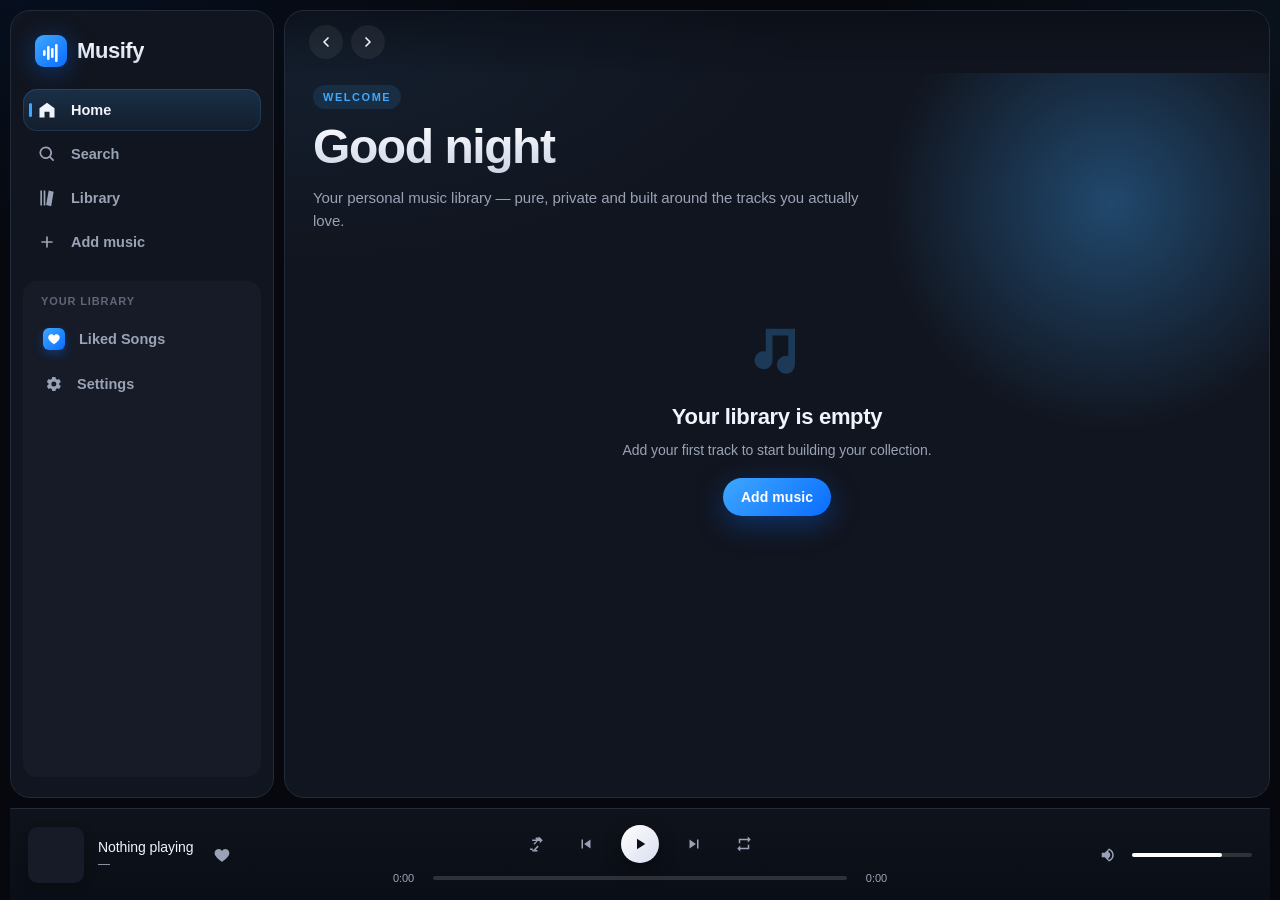
<file: index.html>
<!DOCTYPE html>
<html lang="en">
<head>
<meta charset="UTF-8" />
<meta name="viewport" content="width=device-width, initial-scale=1.0, viewport-fit=cover" />
<meta name="theme-color" content="#0a0e16" />
<title>Musify — Your sound, your way</title>
<link rel="icon" href="assets/favicon.svg" type="image/svg+xml" />
<link rel="stylesheet" href="style.css" />
</head>
<body>
<div class="app">

  <aside class="sidebar" aria-label="Primary">
    <div class="brand">
      <svg class="brand-mark" viewBox="0 0 32 32" aria-hidden="true">
        <defs>
          <linearGradient id="brandGrad" x1="0" y1="0" x2="1" y2="1">
            <stop offset="0%" stop-color="#3ea8ff"/>
            <stop offset="100%" stop-color="#0a6cff"/>
          </linearGradient>
        </defs>
        <rect width="32" height="32" rx="9" fill="url(#brandGrad)"/>
        <rect x="8"  y="15" width="2.6" height="6"  rx="1.3" fill="#fff"/>
        <rect x="12" y="11" width="2.6" height="14" rx="1.3" fill="#fff"/>
        <rect x="16" y="13" width="2.6" height="10" rx="1.3" fill="#fff"/>
        <rect x="20" y="9"  width="2.6" height="18" rx="1.3" fill="#fff"/>
      </svg>
      <span class="brand-name">Musify</span>
    </div>

    <nav class="nav" aria-label="Main navigation">
      <button class="nav-item active" data-view="home">
        <svg viewBox="0 0 24 24" aria-hidden="true"><path d="M12 3.2 3 10v11h6v-7h6v7h6V10z"/></svg>
        <span data-i18n="nav.home">Home</span>
      </button>
      <button class="nav-item" data-view="search">
        <svg viewBox="0 0 24 24" aria-hidden="true"><path d="M10.5 3a7.5 7.5 0 0 1 5.95 12.05l4.25 4.25-1.41 1.41-4.25-4.25A7.5 7.5 0 1 1 10.5 3zm0 2a5.5 5.5 0 1 0 0 11 5.5 5.5 0 0 0 0-11z"/></svg>
        <span data-i18n="nav.search">Search</span>
      </button>
      <button class="nav-item" data-view="library">
        <svg viewBox="0 0 24 24" aria-hidden="true"><path d="M4 3h2v18H4zM8 3h2v18H8zM14 3l6 1.5L17 22l-6-1.5z"/></svg>
        <span data-i18n="nav.library">Library</span>
      </button>
      <button class="nav-item" data-view="add">
        <svg viewBox="0 0 24 24" aria-hidden="true"><path d="M12 5a1 1 0 0 1 1 1v5h5a1 1 0 1 1 0 2h-5v5a1 1 0 1 1-2 0v-5H6a1 1 0 1 1 0-2h5V6a1 1 0 0 1 1-1z"/></svg>
        <span data-i18n="nav.add">Add music</span>
      </button>
    </nav>

    <div class="sidebar-section">
      <div class="sidebar-section-head">
        <span data-i18n="sidebar.your_library">Your library</span>
      </div>

      <button class="nav-item liked-shortcut" data-view="liked">
        <span class="liked-icon" aria-hidden="true">
          <svg viewBox="0 0 24 24"><path d="M12 21s-7-4.5-9.3-9.1C1 7.9 4 4 7.6 4c2.1 0 3.4 1.1 4.4 2.5C13 5.1 14.3 4 16.4 4 20 4 23 7.9 21.3 11.9 19 16.5 12 21 12 21z"/></svg>
        </span>
        <span data-i18n="nav.liked">Liked Songs</span>
      </button>

      <button class="nav-item" data-view="settings">
        <svg viewBox="0 0 24 24" aria-hidden="true"><path d="M19.4 13a7.5 7.5 0 0 0 0-2l2-1.5-2-3.4-2.3.9a7.5 7.5 0 0 0-1.7-1L15 3.5h-4l-.4 2.5a7.5 7.5 0 0 0-1.7 1L6.6 6 4.6 9.5 6.6 11a7.5 7.5 0 0 0 0 2l-2 1.5 2 3.4 2.3-.9a7.5 7.5 0 0 0 1.7 1L11 20.5h4l.4-2.5a7.5 7.5 0 0 0 1.7-1l2.3.9 2-3.4-2-1.5zM13 15a3 3 0 1 1 0-6 3 3 0 0 1 0 6z"/></svg>
        <span data-i18n="nav.settings">Settings</span>
      </button>
    </div>
  </aside>

  <main class="main">
    <header class="topbar">
      <div class="topbar-nav">
        <button class="round-btn" id="navBack" aria-label="Back">
          <svg viewBox="0 0 24 24"><path d="M15 6l-6 6 6 6"/></svg>
        </button>
        <button class="round-btn" id="navForward" aria-label="Forward">
          <svg viewBox="0 0 24 24"><path d="M9 6l6 6-6 6"/></svg>
        </button>
      </div>
    </header>

    <div class="view-area" id="viewArea">

      <!-- HOME -->
      <section class="view" data-view="home">
        <div class="hero">
          <div class="hero-content">
            <span class="eyebrow" data-i18n="home.eyebrow">Welcome</span>
            <h1 id="greeting">Good evening</h1>
            <p class="hero-sub" data-i18n="home.sub">Your personal music library — pure, private and built around the tracks you actually love.</p>
          </div>
          <div class="hero-glow"></div>
        </div>

        <section class="row" id="homeRecentRow" hidden>
          <div class="row-head">
            <h2 data-i18n="home.recently_added">Recently added</h2>
            <button class="text-btn" data-view="library" data-i18n="common.show_all">Show all</button>
          </div>
          <div class="card-grid" id="homeRecentGrid"></div>
        </section>

        <section class="row" id="homeShortcutsRow">
          <div class="row-head">
            <h2 data-i18n="home.shortcuts">Quick actions</h2>
          </div>
          <div class="shortcut-grid">
            <button class="shortcut" data-view="add">
              <span class="shortcut-icon icon-add">
                <svg viewBox="0 0 24 24"><path d="M12 5a1 1 0 0 1 1 1v5h5a1 1 0 1 1 0 2h-5v5a1 1 0 1 1-2 0v-5H6a1 1 0 1 1 0-2h5V6a1 1 0 0 1 1-1z"/></svg>
              </span>
              <span class="shortcut-label" data-i18n="home.shortcut_add">Add music</span>
            </button>
            <button class="shortcut" data-view="library">
              <span class="shortcut-icon icon-lib">
                <svg viewBox="0 0 24 24"><path d="M4 3h2v18H4zM8 3h2v18H8zM14 3l6 1.5L17 22l-6-1.5z"/></svg>
              </span>
              <span class="shortcut-label" data-i18n="home.shortcut_library">Open library</span>
            </button>
            <button class="shortcut" data-view="liked">
              <span class="shortcut-icon icon-liked">
                <svg viewBox="0 0 24 24"><path d="M12 21s-7-4.5-9.3-9.1C1 7.9 4 4 7.6 4c2.1 0 3.4 1.1 4.4 2.5C13 5.1 14.3 4 16.4 4 20 4 23 7.9 21.3 11.9 19 16.5 12 21 12 21z"/></svg>
              </span>
              <span class="shortcut-label" data-i18n="home.shortcut_liked">Liked songs</span>
            </button>
            <button class="shortcut" data-view="settings">
              <span class="shortcut-icon icon-set">
                <svg viewBox="0 0 24 24"><path d="M19.4 13a7.5 7.5 0 0 0 0-2l2-1.5-2-3.4-2.3.9a7.5 7.5 0 0 0-1.7-1L15 3.5h-4l-.4 2.5a7.5 7.5 0 0 0-1.7 1L6.6 6 4.6 9.5 6.6 11a7.5 7.5 0 0 0 0 2l-2 1.5 2 3.4 2.3-.9a7.5 7.5 0 0 0 1.7 1L11 20.5h4l.4-2.5a7.5 7.5 0 0 0 1.7-1l2.3.9 2-3.4-2-1.5zM13 15a3 3 0 1 1 0-6 3 3 0 0 1 0 6z"/></svg>
              </span>
              <span class="shortcut-label" data-i18n="home.shortcut_settings">Settings</span>
            </button>
          </div>
        </section>

        <section class="empty-state" id="homeEmpty">
          <div class="empty-icon" aria-hidden="true">
            <svg viewBox="0 0 64 64">
              <path d="M22 14h26v32a8 8 0 1 1-6-7.7V20H28v22a8 8 0 1 1-6-7.7V14z" fill="currentColor"/>
            </svg>
          </div>
          <h3 data-i18n="empty.home_title">Your library is empty</h3>
          <p data-i18n="empty.home_sub">Add your first track to start building your collection.</p>
          <button class="btn-primary" data-view="add" data-i18n="empty.cta_add">Add music</button>
        </section>
      </section>

      <!-- SEARCH -->
      <section class="view hidden" data-view="search">
        <div class="search-header">
          <h1 data-i18n="search.title">Search</h1>
          <div class="search-input">
            <svg viewBox="0 0 24 24" aria-hidden="true"><path d="M10.5 3a7.5 7.5 0 0 1 5.95 12.05l4.25 4.25-1.41 1.41-4.25-4.25A7.5 7.5 0 1 1 10.5 3zm0 2a5.5 5.5 0 1 0 0 11 5.5 5.5 0 0 0 0-11z"/></svg>
            <input id="searchInput" type="search" data-i18n-placeholder="search.placeholder" placeholder="Search tracks, artists" autocomplete="off" />
          </div>
        </div>
        <div id="searchEmpty" class="search-empty">
          <p data-i18n="search.hint">Start typing to find tracks in your library.</p>
        </div>
        <div id="searchResults" class="search-results hidden">
          <section class="results-section" id="resTracksSection">
            <h2 data-i18n="search.tracks">Tracks</h2>
            <div class="track-list" id="resTracks"></div>
          </section>
        </div>
        <div id="searchNoResults" class="empty-state hidden">
          <h3 data-i18n="search.no_results">Nothing found</h3>
          <p data-i18n="search.try_again">Try a different track name or artist.</p>
        </div>
      </section>

      <!-- LIBRARY -->
      <section class="view hidden" data-view="library">
        <div class="library-header">
          <h1 data-i18n="library.title">Your library</h1>
          <div class="library-tools">
            <div class="chips" id="libraryChips">
              <button class="chip active" data-filter="all" data-i18n="library.all">All</button>
              <button class="chip" data-filter="liked" data-i18n="library.liked">Liked</button>
              <button class="chip" data-filter="recent" data-i18n="library.recent">Recently added</button>
            </div>
            <button class="btn-secondary" data-view="add">
              <svg viewBox="0 0 24 24" aria-hidden="true"><path d="M12 5a1 1 0 0 1 1 1v5h5a1 1 0 1 1 0 2h-5v5a1 1 0 1 1-2 0v-5H6a1 1 0 1 1 0-2h5V6a1 1 0 0 1 1-1z"/></svg>
              <span data-i18n="library.add">Add music</span>
            </button>
          </div>
        </div>
        <div id="libraryListWrap">
          <div class="track-list-head">
            <span>#</span><span data-i18n="track.title">Title</span><span class="hide-sm" data-i18n="track.album">Album</span><span class="duration-col" data-i18n="track.duration">Duration</span>
          </div>
          <div class="track-list" id="libraryList"></div>
        </div>
        <div class="empty-state hidden" id="libraryEmpty">
          <h3 data-i18n="empty.library_title">No tracks yet</h3>
          <p data-i18n="empty.library_sub">Upload your first MP3 to get started.</p>
          <button class="btn-primary" data-view="add" data-i18n="empty.cta_add">Add music</button>
        </div>
      </section>

      <!-- LIKED -->
      <section class="view hidden" data-view="liked">
        <header class="playlist-header liked-header">
          <div class="playlist-cover liked-cover" aria-hidden="true">
            <svg viewBox="0 0 64 64"><path d="M32 56s-19-12-19-26C13 22 19 16 26 16c3 0 5 1 6 3 1-2 3-3 6-3 7 0 13 6 13 14 0 14-19 26-19 26z" fill="#fff"/></svg>
          </div>
          <div class="playlist-info">
            <span class="kind" data-i18n="liked.kind">Collection</span>
            <h1 data-i18n="liked.title">Liked Songs</h1>
            <p class="desc" data-i18n="liked.desc">Every track you've marked as favorite.</p>
            <div class="meta"><span id="likedCount">0 tracks</span></div>
          </div>
        </header>
        <div class="playlist-actions">
          <button class="play-big" id="playLikedBtn" aria-label="Play Liked Songs">
            <svg viewBox="0 0 24 24"><path d="M8 5v14l11-7z"/></svg>
          </button>
        </div>
        <div class="track-list-head">
          <span>#</span><span data-i18n="track.title">Title</span><span class="hide-sm" data-i18n="track.album">Album</span><span class="duration-col" data-i18n="track.duration">Duration</span>
        </div>
        <div class="track-list" id="likedTracks"></div>
        <div class="empty-state hidden" id="likedEmpty">
          <h3 data-i18n="empty.liked_title">No liked songs yet</h3>
          <p data-i18n="empty.liked_sub">Tap the heart on any track to add it here.</p>
        </div>
      </section>

      <!-- ADD MUSIC -->
      <section class="view hidden" data-view="add">
        <div class="page-head">
          <h1 data-i18n="add.title">Add music</h1>
          <p class="page-sub" data-i18n="add.sub">Upload an MP3 from your device. Title and artist are required.</p>
        </div>

        <form class="add-form" id="addForm" autocomplete="off">
          <div class="drop-zone" id="dropZone" tabindex="0" role="button" aria-label="Choose MP3 file">
            <input type="file" id="audioFile" accept="audio/mpeg,audio/mp3,audio/*" hidden />
            <div class="drop-icon" aria-hidden="true">
              <svg viewBox="0 0 24 24"><path d="M12 3a1 1 0 0 1 1 1v9.6l2.3-2.3a1 1 0 1 1 1.4 1.4l-4 4a1 1 0 0 1-1.4 0l-4-4a1 1 0 1 1 1.4-1.4L11 13.6V4a1 1 0 0 1 1-1zM5 19h14a1 1 0 1 1 0 2H5a1 1 0 1 1 0-2z"/></svg>
            </div>
            <div class="drop-text">
              <strong data-i18n="add.drop_title">Drop your MP3 here</strong>
              <span data-i18n="add.drop_sub">or click to choose a file</span>
            </div>
            <div class="drop-file" id="dropFileName" hidden></div>
          </div>

          <div class="form-grid">
            <label class="field">
              <span class="field-label"><span data-i18n="add.field_title">Title</span> <em aria-hidden="true">*</em></span>
              <input type="text" id="fldTitle" required maxlength="120" data-i18n-placeholder="add.ph_title" placeholder="Track title" />
            </label>
            <label class="field">
              <span class="field-label"><span data-i18n="add.field_artist">Artist</span> <em aria-hidden="true">*</em></span>
              <input type="text" id="fldArtist" required maxlength="120" data-i18n-placeholder="add.ph_artist" placeholder="Artist name" />
            </label>
            <label class="field">
              <span class="field-label" data-i18n="add.field_album">Album</span>
              <input type="text" id="fldAlbum" maxlength="120" data-i18n-placeholder="add.ph_album" placeholder="Album (optional)" />
            </label>
            <div class="field">
              <span class="field-label" data-i18n="add.field_cover">Cover art</span>
              <div class="cover-picker">
                <div class="cover-preview" id="coverPreview"></div>
                <div class="cover-actions">
                  <input type="file" id="coverFile" accept="image/*" hidden />
                  <button type="button" class="btn-secondary" id="coverPickBtn" data-i18n="add.choose_image">Choose image</button>
                  <button type="button" class="btn-ghost" id="coverClearBtn" data-i18n="add.remove_image">Remove</button>
                </div>
              </div>
            </div>
          </div>

          <div class="form-actions">
            <button type="button" class="btn-ghost" id="addCancelBtn" data-i18n="common.cancel">Cancel</button>
            <button type="submit" class="btn-primary" id="addSubmitBtn" data-i18n="add.save">Save track</button>
          </div>
        </form>
      </section>

      <!-- SETTINGS -->
      <section class="view hidden" data-view="settings">
        <div class="page-head">
          <h1 data-i18n="settings.title">Settings</h1>
          <p class="page-sub" data-i18n="settings.sub">Personalize Musify and manage your data.</p>
        </div>

        <section class="settings-block">
          <header class="settings-row-head">
            <h2 data-i18n="settings.language">Language</h2>
            <p data-i18n="settings.language_sub">Choose the interface language.</p>
          </header>
          <div class="seg-control" id="langControl" role="tablist">
            <button class="seg-option" data-lang="en" role="tab">English</button>
            <button class="seg-option" data-lang="ru" role="tab">Русский</button>
          </div>
        </section>

        <section class="settings-block">
          <header class="settings-row-head">
            <h2 data-i18n="settings.data">Data</h2>
            <p data-i18n="settings.data_sub">Export a backup of your library, or restore one.</p>
          </header>
          <div class="settings-actions">
            <button class="btn-secondary" id="exportBtn">
              <svg viewBox="0 0 24 24" aria-hidden="true"><path d="M12 3a1 1 0 0 1 1 1v9.6l2.3-2.3a1 1 0 1 1 1.4 1.4l-4 4a1 1 0 0 1-1.4 0l-4-4a1 1 0 1 1 1.4-1.4L11 13.6V4a1 1 0 0 1 1-1zM5 19h14a1 1 0 1 1 0 2H5a1 1 0 1 1 0-2z" transform="rotate(180 12 12)"/></svg>
              <span data-i18n="settings.export">Export library</span>
            </button>
            <button class="btn-secondary" id="importBtn">
              <svg viewBox="0 0 24 24" aria-hidden="true"><path d="M12 3a1 1 0 0 1 1 1v9.6l2.3-2.3a1 1 0 1 1 1.4 1.4l-4 4a1 1 0 0 1-1.4 0l-4-4a1 1 0 1 1 1.4-1.4L11 13.6V4a1 1 0 0 1 1-1zM5 19h14a1 1 0 1 1 0 2H5a1 1 0 1 1 0-2z"/></svg>
              <span data-i18n="settings.import">Import library</span>
            </button>
            <input type="file" id="importFile" accept="application/json,.json" hidden />
            <button class="btn-danger" id="clearBtn">
              <svg viewBox="0 0 24 24" aria-hidden="true"><path d="M6 7h12l-1 13H7L6 7zm3-4h6l1 2H8l1-2zM4 5h16v2H4z"/></svg>
              <span data-i18n="settings.clear">Clear library</span>
            </button>
          </div>
          <p class="settings-hint" id="exportStatus" hidden></p>
        </section>

        <section class="settings-block">
          <header class="settings-row-head">
            <h2 data-i18n="settings.about">About</h2>
          </header>
          <div class="about-card">
            <div class="about-logo">
              <svg viewBox="0 0 32 32" aria-hidden="true">
                <defs><linearGradient id="aboutGrad" x1="0" y1="0" x2="1" y2="1"><stop offset="0%" stop-color="#3ea8ff"/><stop offset="100%" stop-color="#0a6cff"/></linearGradient></defs>
                <rect width="32" height="32" rx="9" fill="url(#aboutGrad)"/>
                <rect x="8"  y="15" width="2.6" height="6"  rx="1.3" fill="#fff"/>
                <rect x="12" y="11" width="2.6" height="14" rx="1.3" fill="#fff"/>
                <rect x="16" y="13" width="2.6" height="10" rx="1.3" fill="#fff"/>
                <rect x="20" y="9"  width="2.6" height="18" rx="1.3" fill="#fff"/>
              </svg>
            </div>
            <div>
              <div class="about-name">Musify</div>
              <div class="about-desc" data-i18n="settings.about_desc">A local-first music library that lives entirely in your browser.</div>
            </div>
          </div>
        </section>
      </section>
    </div>
  </main>

  <!-- Mobile bottom nav -->
  <nav class="mobile-nav" aria-label="Mobile navigation">
    <button class="m-nav-item active" data-view="home">
      <svg viewBox="0 0 24 24"><path d="M12 3.2 3 10v11h6v-7h6v7h6V10z"/></svg>
      <span data-i18n="nav.home">Home</span>
    </button>
    <button class="m-nav-item" data-view="search">
      <svg viewBox="0 0 24 24"><path d="M10.5 3a7.5 7.5 0 0 1 5.95 12.05l4.25 4.25-1.41 1.41-4.25-4.25A7.5 7.5 0 1 1 10.5 3zm0 2a5.5 5.5 0 1 0 0 11 5.5 5.5 0 0 0 0-11z"/></svg>
      <span data-i18n="nav.search">Search</span>
    </button>
    <button class="m-nav-item" data-view="library">
      <svg viewBox="0 0 24 24"><path d="M4 3h2v18H4zM8 3h2v18H8zM14 3l6 1.5L17 22l-6-1.5z"/></svg>
      <span data-i18n="nav.library">Library</span>
    </button>
    <button class="m-nav-item" data-view="add">
      <svg viewBox="0 0 24 24"><path d="M12 5a1 1 0 0 1 1 1v5h5a1 1 0 1 1 0 2h-5v5a1 1 0 1 1-2 0v-5H6a1 1 0 1 1 0-2h5V6a1 1 0 0 1 1-1z"/></svg>
      <span data-i18n="nav.add">Add</span>
    </button>
    <button class="m-nav-item" data-view="settings">
      <svg viewBox="0 0 24 24"><path d="M19.4 13a7.5 7.5 0 0 0 0-2l2-1.5-2-3.4-2.3.9a7.5 7.5 0 0 0-1.7-1L15 3.5h-4l-.4 2.5a7.5 7.5 0 0 0-1.7 1L6.6 6 4.6 9.5 6.6 11a7.5 7.5 0 0 0 0 2l-2 1.5 2 3.4 2.3-.9a7.5 7.5 0 0 0 1.7 1L11 20.5h4l.4-2.5a7.5 7.5 0 0 0 1.7-1l2.3.9 2-3.4-2-1.5zM13 15a3 3 0 1 1 0-6 3 3 0 0 1 0 6z"/></svg>
      <span data-i18n="nav.settings">Settings</span>
    </button>
  </nav>

  <!-- Player -->
  <footer class="player" id="player">
    <div class="player-track">
      <div class="player-cover" id="playerCover"></div>
      <div class="player-meta">
        <div class="player-title" id="playerTitle" data-i18n="player.empty_title">Nothing playing</div>
        <div class="player-artist" id="playerArtist">—</div>
      </div>
      <button class="like-btn" id="likeBtn" aria-label="Save to Liked Songs">
        <svg viewBox="0 0 24 24"><path d="M12 21s-7-4.5-9.3-9.1C1 7.9 4 4 7.6 4c2.1 0 3.4 1.1 4.4 2.5C13 5.1 14.3 4 16.4 4 20 4 23 7.9 21.3 11.9 19 16.5 12 21 12 21z"/></svg>
      </button>
    </div>

    <div class="player-controls">
      <div class="controls-row">
        <button class="ctrl-btn" id="shuffleBtn" aria-label="Shuffle">
          <svg viewBox="0 0 24 24"><path d="M17 3l4 4-4 4v-3h-2.6L10 13l-1.4-1.6L12.6 8H7V6h5.6L11 4.4 12.4 3 14 4.6V3h3zM7 18H4v2h4.6L10 18.4 14 14l1.4 1.6L11.4 20H14v2H7v-2l1.6-1.4L7 18z"/></svg>
        </button>
        <button class="ctrl-btn" id="prevBtn" aria-label="Previous track">
          <svg viewBox="0 0 24 24"><path d="M6 6h2v12H6zm3.5 6 8.5 6V6z"/></svg>
        </button>
        <button class="play-btn" id="playPauseBtn" aria-label="Play">
          <svg id="playIcon" viewBox="0 0 24 24"><path d="M8 5v14l11-7z"/></svg>
          <svg id="pauseIcon" class="hidden" viewBox="0 0 24 24"><path d="M6 5h4v14H6zM14 5h4v14h-4z"/></svg>
        </button>
        <button class="ctrl-btn" id="nextBtn" aria-label="Next track">
          <svg viewBox="0 0 24 24"><path d="M16 6h2v12h-2zM6 6v12l8.5-6z"/></svg>
        </button>
        <button class="ctrl-btn" id="repeatBtn" aria-label="Repeat">
          <svg viewBox="0 0 24 24"><path d="M7 7h10v3l4-4-4-4v3H5v6h2V7zm10 10H7v-3l-4 4 4 4v-3h12v-6h-2v4z"/></svg>
        </button>
      </div>
      <div class="progress-row">
        <span class="time" id="curTime">0:00</span>
        <div class="progress" id="progress">
          <div class="progress-bar" id="progressBar"><div class="progress-thumb"></div></div>
        </div>
        <span class="time" id="durTime">0:00</span>
      </div>
    </div>

    <div class="player-extras">
      <button class="ctrl-btn" id="muteBtn" aria-label="Mute">
        <svg id="volIcon" viewBox="0 0 24 24"><path d="M5 9v6h4l5 5V4L9 9H5zm11.5 3a4.5 4.5 0 0 0-2.5-4v8a4.5 4.5 0 0 0 2.5-4zM14 3.2v2.1c2.9.9 5 3.6 5 6.7s-2.1 5.8-5 6.7v2.1c4-1 7-4.6 7-8.8s-3-7.8-7-8.8z"/></svg>
        <svg id="muteIcon" class="hidden" viewBox="0 0 24 24"><path d="M3.3 4.7 4.7 3.3 20.7 19.3l-1.4 1.4-3.3-3.3V20l-5-5H5V9h2.6L3.3 4.7zM14 4 9.9 8.1 14 12.2V4z"/></svg>
      </button>
      <div class="volume" id="volume">
        <div class="volume-bar" id="volumeBar"><div class="volume-thumb"></div></div>
      </div>
    </div>

    <audio id="audio" preload="metadata"></audio>
  </footer>
</div>

<div class="toast-host" id="toastHost" aria-live="polite"></div>

<div class="modal" id="confirmModal" hidden>
  <div class="modal-card">
    <h3 id="confirmTitle">Confirm</h3>
    <p id="confirmBody"></p>
    <div class="modal-actions">
      <button class="btn-ghost" id="confirmNo" data-i18n="common.cancel">Cancel</button>
      <button class="btn-danger" id="confirmYes" data-i18n="common.confirm">Confirm</button>
    </div>
  </div>
</div>

<script src="script.js"></script>
</body>
</html>
</file>
<file: style.css>
/* ===================== Reset & tokens ===================== */
*, *::before, *::after { box-sizing: border-box; }
html, body { margin: 0; padding: 0; height: 100%; }

:root {
  /* Surfaces */
  --bg-0: #06080d;
  --bg-1: #0a0e16;
  --bg-2: #11151f;
  --bg-3: #161b27;
  --bg-4: #1d2333;
  --bg-5: #252c40;
  --line: #232a3a;

  /* Text */
  --text: #f1f4fb;
  --text-dim: #9aa3b5;
  --text-muted: #5f6678;

  /* Accent (blue) */
  --accent: #3ea8ff;
  --accent-2: #0a6cff;
  --accent-soft: rgba(62, 168, 255, 0.12);
  --accent-glow: rgba(62, 168, 255, 0.35);

  /* Danger */
  --danger: #ff5a6b;

  /* Shape */
  --radius-xs: 6px;
  --radius-sm: 10px;
  --radius: 14px;
  --radius-lg: 20px;
  --radius-xl: 28px;

  /* Effects */
  --shadow-sm: 0 4px 12px rgba(0, 0, 0, 0.25);
  --shadow:    0 12px 32px rgba(0, 0, 0, 0.45);
  --shadow-lg: 0 24px 60px rgba(0, 0, 0, 0.55);
  --shadow-accent: 0 8px 28px rgba(10, 108, 255, 0.35);

  /* Motion */
  --t-fast: 160ms cubic-bezier(0.4, 0, 0.2, 1);
  --t: 220ms cubic-bezier(0.4, 0, 0.2, 1);
  --t-slow: 380ms cubic-bezier(0.4, 0, 0.2, 1);

  /* Layout */
  --player-h: 92px;
  --mobile-nav-h: 66px;
  --sidebar-w: 264px;
}

body {
  font-family: 'Inter', -apple-system, BlinkMacSystemFont, 'Segoe UI', Roboto, 'Helvetica Neue', Arial, sans-serif;
  background: var(--bg-0);
  color: var(--text);
  font-size: 14px;
  letter-spacing: -0.005em;
  -webkit-font-smoothing: antialiased;
  -moz-osx-font-smoothing: grayscale;
  overflow: hidden;
}

button, input, select { font-family: inherit; }
button { cursor: pointer; border: none; background: none; color: inherit; }
input { outline: none; }
.hidden { display: none !important; }
[hidden] { display: none !important; }

::-webkit-scrollbar { width: 10px; height: 10px; }
::-webkit-scrollbar-track { background: transparent; }
::-webkit-scrollbar-thumb { background: rgba(255,255,255,0.08); border-radius: 8px; border: 2px solid transparent; background-clip: padding-box; }
::-webkit-scrollbar-thumb:hover { background: rgba(255,255,255,0.16); border: 2px solid transparent; background-clip: padding-box; }

/* ===================== Layout ===================== */
.app {
  display: grid;
  grid-template-columns: var(--sidebar-w) 1fr;
  grid-template-rows: 1fr var(--player-h);
  grid-template-areas:
    "sidebar main"
    "player  player";
  height: 100vh;
  width: 100vw;
  gap: 10px;
  padding: 10px 10px 0;
  background:
    radial-gradient(1200px 600px at -10% -10%, rgba(10,108,255,0.10), transparent 60%),
    radial-gradient(900px 500px at 110% 0%, rgba(62,168,255,0.08), transparent 60%),
    var(--bg-0);
}

/* ===================== Sidebar ===================== */
.sidebar {
  grid-area: sidebar;
  background: var(--bg-2);
  border: 1px solid var(--line);
  border-radius: var(--radius-lg);
  padding: 20px 12px;
  display: flex;
  flex-direction: column;
  gap: 14px;
  overflow: hidden;
}

.brand {
  display: flex;
  align-items: center;
  gap: 10px;
  padding: 4px 12px 8px;
}
.brand-mark { width: 32px; height: 32px; filter: drop-shadow(0 4px 12px rgba(10,108,255,0.4)); }
.brand-name {
  font-size: 22px;
  font-weight: 800;
  letter-spacing: -0.02em;
  background: linear-gradient(180deg, #fff 0%, #cdd6e8 100%);
  -webkit-background-clip: text;
  background-clip: text;
  color: transparent;
}

.nav {
  display: flex;
  flex-direction: column;
  gap: 2px;
}

.nav-item {
  display: flex;
  align-items: center;
  gap: 14px;
  padding: 11px 14px;
  border-radius: var(--radius);
  color: var(--text-dim);
  font-weight: 600;
  font-size: 14.5px;
  text-align: left;
  transition: color var(--t), background var(--t), transform var(--t);
  position: relative;
}
.nav-item svg { width: 20px; height: 20px; fill: currentColor; flex-shrink: 0; }
.nav-item:hover { color: var(--text); background: rgba(255,255,255,0.04); }
.nav-item.active {
  color: var(--text);
  background: linear-gradient(180deg, rgba(62,168,255,0.18), rgba(62,168,255,0.06));
  box-shadow: inset 0 0 0 1px rgba(62,168,255,0.18);
}
.nav-item.active::before {
  content: '';
  position: absolute;
  left: 6px;
  top: 14px;
  bottom: 14px;
  width: 3px;
  border-radius: 2px;
  background: var(--accent);
}

.liked-shortcut .liked-icon {
  width: 22px;
  height: 22px;
  border-radius: 6px;
  background: linear-gradient(135deg, #3ea8ff 0%, #0a6cff 100%);
  display: grid;
  place-items: center;
  box-shadow: 0 4px 10px rgba(10,108,255,0.35);
}
.liked-shortcut .liked-icon svg { width: 14px; height: 14px; fill: #fff; }

.sidebar-section {
  flex: 1;
  min-height: 0;
  display: flex;
  flex-direction: column;
  background: var(--bg-3);
  border-radius: var(--radius);
  margin-top: 4px;
  padding: 14px 6px;
  gap: 2px;
}
.sidebar-section-head {
  padding: 0 12px 8px;
  font-size: 11px;
  font-weight: 700;
  letter-spacing: 0.08em;
  text-transform: uppercase;
  color: var(--text-muted);
}

/* ===================== Main ===================== */
.main {
  grid-area: main;
  background:
    radial-gradient(800px 400px at 0% 0%, rgba(62,168,255,0.08), transparent 65%),
    var(--bg-2);
  border: 1px solid var(--line);
  border-radius: var(--radius-lg);
  overflow: hidden;
  display: flex;
  flex-direction: column;
}

.topbar {
  display: flex;
  align-items: center;
  gap: 14px;
  padding: 14px 24px;
  position: sticky;
  top: 0;
  z-index: 20;
  background: linear-gradient(180deg, rgba(10,14,22,0.7) 0%, rgba(10,14,22,0) 100%);
  backdrop-filter: blur(10px);
  -webkit-backdrop-filter: blur(10px);
}
.topbar-nav { display: flex; gap: 8px; }
.round-btn {
  width: 34px;
  height: 34px;
  border-radius: 50%;
  background: rgba(255,255,255,0.06);
  display: grid;
  place-items: center;
  color: var(--text);
  transition: background var(--t), transform var(--t), color var(--t);
}
.round-btn:hover { background: rgba(255,255,255,0.12); }
.round-btn:active { transform: scale(0.94); }
.round-btn svg { width: 16px; height: 16px; stroke: currentColor; stroke-width: 2.5; fill: none; stroke-linecap: round; stroke-linejoin: round; }

.view-area {
  flex: 1;
  overflow-y: auto;
  padding: 0 28px 40px;
  scroll-behavior: smooth;
}

.view { animation: fadeUp 380ms cubic-bezier(0.16, 1, 0.3, 1); }
@keyframes fadeUp {
  from { opacity: 0; transform: translateY(10px); }
  to { opacity: 1; transform: translateY(0); }
}

/* ===================== Buttons ===================== */
.btn-primary, .btn-secondary, .btn-ghost, .btn-danger {
  display: inline-flex;
  align-items: center;
  gap: 8px;
  padding: 11px 18px;
  border-radius: 999px;
  font-weight: 600;
  font-size: 14px;
  letter-spacing: 0.005em;
  transition: transform var(--t), background var(--t), color var(--t), box-shadow var(--t);
  white-space: nowrap;
}
.btn-primary svg, .btn-secondary svg, .btn-ghost svg, .btn-danger svg {
  width: 16px; height: 16px; fill: currentColor;
}
.btn-primary {
  background: linear-gradient(135deg, #3ea8ff 0%, #0a6cff 100%);
  color: #fff;
  box-shadow: var(--shadow-accent);
}
.btn-primary:hover { transform: translateY(-1px); box-shadow: 0 12px 36px rgba(10,108,255,0.5); }
.btn-primary:active { transform: translateY(0); }

.btn-secondary {
  background: rgba(255,255,255,0.06);
  color: var(--text);
}
.btn-secondary:hover { background: rgba(255,255,255,0.12); }

.btn-ghost {
  background: transparent;
  color: var(--text-dim);
}
.btn-ghost:hover { color: var(--text); background: rgba(255,255,255,0.06); }

.btn-danger {
  background: rgba(255, 90, 107, 0.12);
  color: var(--danger);
}
.btn-danger:hover { background: rgba(255, 90, 107, 0.2); }

/* ===================== Hero ===================== */
.hero {
  position: relative;
  padding: 12px 0 16px;
}
.hero-content { position: relative; z-index: 2; }
.eyebrow {
  display: inline-block;
  color: var(--accent);
  font-size: 11px;
  font-weight: 700;
  letter-spacing: 0.14em;
  text-transform: uppercase;
  margin-bottom: 10px;
  padding: 6px 10px;
  border-radius: 999px;
  background: var(--accent-soft);
}
.hero h1 {
  font-size: clamp(30px, 4.5vw, 48px);
  font-weight: 800;
  margin: 0;
  letter-spacing: -0.03em;
  background: linear-gradient(180deg, #ffffff 0%, #bcc6dd 130%);
  -webkit-background-clip: text;
  background-clip: text;
  color: transparent;
}
.hero-sub {
  color: var(--text-dim);
  font-size: 15px;
  margin: 12px 0 0;
  max-width: 560px;
  line-height: 1.55;
}
.hero-glow {
  position: absolute;
  top: -100px;
  right: -100px;
  width: 460px;
  height: 460px;
  background: radial-gradient(circle, var(--accent-glow) 0%, transparent 70%);
  pointer-events: none;
}

/* ===================== Rows ===================== */
.row { margin-top: 32px; }
.row-head {
  display: flex;
  align-items: baseline;
  justify-content: space-between;
  margin-bottom: 16px;
}
.row-head h2 {
  font-size: 22px;
  font-weight: 700;
  margin: 0;
  letter-spacing: -0.02em;
}
.text-btn {
  color: var(--text-dim);
  font-weight: 600;
  font-size: 12px;
  letter-spacing: 0.06em;
  text-transform: uppercase;
  transition: color var(--t);
}
.text-btn:hover { color: var(--text); }

/* ===================== Shortcut tiles ===================== */
.shortcut-grid {
  display: grid;
  grid-template-columns: repeat(auto-fill, minmax(220px, 1fr));
  gap: 14px;
}
.shortcut {
  display: flex;
  align-items: center;
  gap: 14px;
  padding: 14px;
  border-radius: var(--radius);
  background: var(--bg-3);
  border: 1px solid var(--line);
  text-align: left;
  transition: background var(--t), border-color var(--t), transform var(--t);
}
.shortcut:hover {
  background: var(--bg-4);
  border-color: rgba(62,168,255,0.3);
  transform: translateY(-2px);
}
.shortcut-icon {
  width: 48px;
  height: 48px;
  border-radius: var(--radius-sm);
  display: grid;
  place-items: center;
  flex-shrink: 0;
}
.shortcut-icon svg { width: 22px; height: 22px; fill: #fff; }
.icon-add  { background: linear-gradient(135deg, #3ea8ff, #0a6cff); box-shadow: var(--shadow-accent); }
.icon-lib  { background: linear-gradient(135deg, #5e6ce6, #2538a1); }
.icon-liked { background: linear-gradient(135deg, #ff7eb6, #c2185b); }
.icon-set  { background: linear-gradient(135deg, #5b677d, #2a3142); }
.shortcut-label { font-weight: 600; font-size: 15px; }

/* ===================== Cards ===================== */
.card-grid {
  display: grid;
  grid-template-columns: repeat(auto-fill, minmax(180px, 1fr));
  gap: 18px;
}

.card {
  background: var(--bg-3);
  border: 1px solid var(--line);
  border-radius: var(--radius);
  padding: 14px;
  position: relative;
  cursor: pointer;
  transition: background var(--t), border-color var(--t), transform var(--t);
}
.card:hover { background: var(--bg-4); border-color: rgba(62,168,255,0.25); transform: translateY(-2px); }
.card:hover .card-play { opacity: 1; transform: translateY(0); }

.card-cover {
  width: 100%;
  aspect-ratio: 1 / 1;
  border-radius: var(--radius-sm);
  background-size: cover;
  background-position: center;
  margin-bottom: 12px;
  box-shadow: var(--shadow);
  position: relative;
  overflow: hidden;
  background-color: var(--bg-4);
}

.card-play {
  position: absolute;
  right: 22px;
  bottom: 86px;
  width: 46px;
  height: 46px;
  border-radius: 50%;
  background: var(--accent);
  color: #fff;
  display: grid;
  place-items: center;
  opacity: 0;
  transform: translateY(8px);
  transition: opacity var(--t), transform var(--t), background var(--t);
  box-shadow: var(--shadow-accent);
  z-index: 3;
}
.card-play:hover { background: #5cb6ff; transform: translateY(0) scale(1.06); }
.card-play svg { width: 20px; height: 20px; fill: #fff; margin-left: 2px; }

.card-title {
  font-size: 15px;
  font-weight: 600;
  margin: 0 0 6px;
  white-space: nowrap;
  overflow: hidden;
  text-overflow: ellipsis;
}
.card-sub {
  color: var(--text-dim);
  font-size: 13px;
  margin: 0;
  white-space: nowrap;
  overflow: hidden;
  text-overflow: ellipsis;
}

/* ===================== Empty state ===================== */
.empty-state {
  display: flex;
  flex-direction: column;
  align-items: center;
  justify-content: center;
  text-align: center;
  padding: 64px 24px;
  gap: 12px;
}
.empty-icon {
  color: rgba(62,168,255,0.25);
  margin-bottom: 4px;
}
.empty-icon svg { width: 72px; height: 72px; }
.empty-state h3 {
  font-size: 22px;
  font-weight: 700;
  margin: 0;
  letter-spacing: -0.015em;
}
.empty-state p {
  color: var(--text-dim);
  margin: 0;
  max-width: 360px;
}
.empty-state .btn-primary { margin-top: 8px; }

/* ===================== Page heads ===================== */
.page-head { padding: 12px 0 24px; }
.page-head h1 {
  font-size: clamp(28px, 4vw, 40px);
  margin: 0 0 6px;
  font-weight: 800;
  letter-spacing: -0.025em;
}
.page-sub {
  color: var(--text-dim);
  margin: 0;
  max-width: 600px;
}

/* ===================== Search ===================== */
.search-header { padding-top: 12px; }
.search-header h1 {
  font-size: clamp(28px, 4vw, 40px);
  margin: 0 0 16px;
  font-weight: 800;
  letter-spacing: -0.02em;
}
.search-input {
  display: flex;
  align-items: center;
  gap: 12px;
  background: var(--bg-3);
  border: 1px solid var(--line);
  padding: 12px 18px;
  border-radius: 999px;
  max-width: 520px;
  transition: background var(--t), box-shadow var(--t), border-color var(--t);
}
.search-input:focus-within {
  background: var(--bg-4);
  border-color: rgba(62,168,255,0.4);
  box-shadow: 0 0 0 4px rgba(62,168,255,0.12);
}
.search-input svg { width: 20px; height: 20px; fill: var(--text-dim); }
.search-input input {
  background: none;
  border: none;
  color: var(--text);
  width: 100%;
  font-size: 15px;
}
.search-input input::placeholder { color: var(--text-muted); }

.search-empty { padding: 40px 0; color: var(--text-dim); }
.search-results { margin-top: 24px; display: flex; flex-direction: column; gap: 28px; }
.results-section h2 { font-size: 20px; margin: 0 0 14px; }

/* ===================== Library ===================== */
.library-header {
  padding-top: 12px;
  display: flex;
  align-items: center;
  justify-content: space-between;
  gap: 16px;
  flex-wrap: wrap;
  margin-bottom: 20px;
}
.library-header h1 {
  font-size: clamp(26px, 3vw, 34px);
  margin: 0;
  font-weight: 800;
  letter-spacing: -0.02em;
}
.library-tools {
  display: flex;
  align-items: center;
  gap: 12px;
  flex-wrap: wrap;
}
.chips { display: flex; gap: 8px; flex-wrap: wrap; }
.chip {
  padding: 8px 14px;
  border-radius: 999px;
  background: var(--bg-3);
  border: 1px solid var(--line);
  color: var(--text);
  font-size: 13px;
  font-weight: 500;
  transition: background var(--t), border-color var(--t);
}
.chip:hover { background: var(--bg-4); }
.chip.active {
  background: linear-gradient(135deg, #3ea8ff, #0a6cff);
  color: #fff;
  border-color: transparent;
  box-shadow: var(--shadow-accent);
}

/* ===================== Playlist (Liked) page ===================== */
.playlist-header {
  display: flex;
  gap: 24px;
  align-items: flex-end;
  padding: 32px 0 20px;
}
.playlist-cover {
  width: 220px;
  height: 220px;
  border-radius: var(--radius);
  background-size: cover;
  background-position: center;
  box-shadow: var(--shadow-lg);
  flex-shrink: 0;
}
.liked-cover {
  background: linear-gradient(135deg, #3ea8ff 0%, #0a6cff 100%);
  display: grid;
  place-items: center;
  box-shadow: 0 12px 36px rgba(10,108,255,0.45);
}
.liked-cover svg { width: 84px; height: 84px; }
.playlist-info { display: flex; flex-direction: column; gap: 10px; min-width: 0; flex: 1; }
.playlist-info .kind {
  font-size: 11px;
  font-weight: 700;
  letter-spacing: 0.12em;
  text-transform: uppercase;
  color: var(--accent);
}
.playlist-info h1 {
  font-size: clamp(32px, 5.5vw, 64px);
  font-weight: 800;
  margin: 0;
  letter-spacing: -0.03em;
  line-height: 1.05;
}
.playlist-info .desc {
  margin: 0;
  color: var(--text-dim);
  font-size: 14px;
  max-width: 720px;
}
.playlist-info .meta {
  font-size: 13px;
  color: var(--text-dim);
}

.playlist-actions {
  display: flex;
  align-items: center;
  gap: 18px;
  padding: 18px 0 8px;
}
.play-big {
  width: 56px;
  height: 56px;
  border-radius: 50%;
  background: linear-gradient(135deg, #3ea8ff, #0a6cff);
  color: #fff;
  display: grid;
  place-items: center;
  transition: transform var(--t), box-shadow var(--t);
  box-shadow: var(--shadow-accent);
}
.play-big:hover { transform: scale(1.06); box-shadow: 0 14px 40px rgba(10,108,255,0.6); }
.play-big svg { width: 24px; height: 24px; fill: #fff; margin-left: 2px; }

/* ===================== Track list ===================== */
.track-list-head, .track-row {
  display: grid;
  grid-template-columns: 40px 1fr 1fr 80px;
  gap: 16px;
  align-items: center;
  padding: 10px 16px;
}
.track-list-head {
  color: var(--text-muted);
  font-size: 11px;
  font-weight: 600;
  letter-spacing: 0.08em;
  text-transform: uppercase;
  border-bottom: 1px solid var(--line);
  margin-top: 8px;
  padding-bottom: 12px;
}
.track-list-head .duration-col { text-align: right; }

.track-list { display: flex; flex-direction: column; margin-top: 6px; }
.track-row {
  border-radius: var(--radius-sm);
  cursor: pointer;
  transition: background var(--t-fast), color var(--t-fast);
  color: var(--text-dim);
  position: relative;
}
.track-row:hover { background: rgba(255,255,255,0.06); }
.track-row:hover .num-text { display: none; }
.track-row:hover .num-play { display: inline-flex; }
.track-row.playing { color: var(--accent); }
.track-row.playing .track-title { color: var(--accent); }
.track-row.playing .num-text { display: none; }
.track-row.playing .num-play { display: inline-flex; }

.track-num {
  font-size: 14px;
  text-align: center;
  display: flex;
  align-items: center;
  justify-content: center;
  font-variant-numeric: tabular-nums;
}
.track-num .num-play { display: none; align-items: center; justify-content: center; }
.track-num .num-play svg { width: 14px; height: 14px; fill: var(--text); }
.track-row.playing .num-play svg { fill: var(--accent); }

.track-info {
  display: flex;
  align-items: center;
  gap: 12px;
  min-width: 0;
}
.track-cover {
  width: 40px;
  height: 40px;
  border-radius: 6px;
  background-size: cover;
  background-position: center;
  flex-shrink: 0;
  background-color: var(--bg-4);
}
.track-text { min-width: 0; }
.track-title {
  font-size: 14.5px;
  color: var(--text);
  font-weight: 500;
  white-space: nowrap;
  overflow: hidden;
  text-overflow: ellipsis;
}
.track-artist {
  font-size: 12.5px;
  color: var(--text-dim);
  white-space: nowrap;
  overflow: hidden;
  text-overflow: ellipsis;
}
.track-album {
  font-size: 13px;
  white-space: nowrap;
  overflow: hidden;
  text-overflow: ellipsis;
}
.track-duration {
  font-size: 13px;
  text-align: right;
  font-variant-numeric: tabular-nums;
  display: flex;
  align-items: center;
  justify-content: flex-end;
  gap: 8px;
}

.row-menu-btn {
  width: 28px;
  height: 28px;
  border-radius: 50%;
  display: grid;
  place-items: center;
  color: var(--text-dim);
  opacity: 0;
  transition: opacity var(--t), background var(--t), color var(--t);
}
.track-row:hover .row-menu-btn { opacity: 1; }
.row-menu-btn:hover { background: rgba(255,255,255,0.1); color: var(--text); }
.row-menu-btn svg { width: 14px; height: 14px; fill: currentColor; }

/* ===================== Add Music ===================== */
.add-form {
  display: flex;
  flex-direction: column;
  gap: 20px;
  max-width: 760px;
}
.drop-zone {
  border: 2px dashed rgba(62,168,255,0.3);
  border-radius: var(--radius);
  background: linear-gradient(180deg, rgba(62,168,255,0.04), transparent);
  padding: 36px 24px;
  text-align: center;
  cursor: pointer;
  transition: background var(--t), border-color var(--t), transform var(--t);
}
.drop-zone:hover, .drop-zone:focus-visible {
  border-color: var(--accent);
  background: rgba(62,168,255,0.06);
  outline: none;
}
.drop-zone.dragover {
  border-color: var(--accent);
  background: rgba(62,168,255,0.12);
  transform: scale(1.005);
}
.drop-icon {
  width: 56px;
  height: 56px;
  margin: 0 auto 14px;
  border-radius: 50%;
  background: rgba(62,168,255,0.16);
  color: var(--accent);
  display: grid;
  place-items: center;
}
.drop-icon svg { width: 26px; height: 26px; fill: currentColor; }
.drop-text { display: flex; flex-direction: column; gap: 4px; }
.drop-text strong { font-size: 16px; font-weight: 600; color: var(--text); }
.drop-text span { font-size: 13px; color: var(--text-dim); }
.drop-file {
  margin-top: 14px;
  font-size: 13px;
  color: var(--accent);
  font-weight: 500;
}

.form-grid {
  display: grid;
  grid-template-columns: 1fr 1fr;
  gap: 16px;
}
.field { display: flex; flex-direction: column; gap: 6px; }
.field-label {
  font-size: 12px;
  font-weight: 600;
  color: var(--text-dim);
  letter-spacing: 0.02em;
}
.field-label em { color: var(--accent); font-style: normal; margin-left: 2px; }
.field input[type="text"] {
  background: var(--bg-3);
  border: 1px solid var(--line);
  color: var(--text);
  padding: 12px 14px;
  border-radius: var(--radius-sm);
  font-size: 14px;
  transition: border-color var(--t), background var(--t), box-shadow var(--t);
}
.field input[type="text"]::placeholder { color: var(--text-muted); }
.field input[type="text"]:focus {
  background: var(--bg-4);
  border-color: rgba(62,168,255,0.5);
  box-shadow: 0 0 0 4px rgba(62,168,255,0.12);
}

.cover-picker {
  display: flex;
  align-items: center;
  gap: 12px;
}
.cover-preview {
  width: 64px;
  height: 64px;
  border-radius: var(--radius-sm);
  background: var(--bg-3);
  border: 1px solid var(--line);
  background-size: cover;
  background-position: center;
  flex-shrink: 0;
}
.cover-actions {
  display: flex;
  gap: 8px;
  flex-wrap: wrap;
}

.form-actions {
  display: flex;
  justify-content: flex-end;
  gap: 10px;
  padding-top: 4px;
}

/* ===================== Settings ===================== */
.settings-block {
  background: var(--bg-3);
  border: 1px solid var(--line);
  border-radius: var(--radius);
  padding: 22px 24px;
  margin-bottom: 16px;
}
.settings-row-head { margin-bottom: 14px; }
.settings-row-head h2 {
  font-size: 17px;
  font-weight: 700;
  margin: 0 0 4px;
  letter-spacing: -0.005em;
}
.settings-row-head p {
  color: var(--text-dim);
  font-size: 13px;
  margin: 0;
}
.settings-actions {
  display: flex;
  gap: 10px;
  flex-wrap: wrap;
}
.settings-hint {
  margin: 12px 0 0;
  font-size: 13px;
  color: var(--text-dim);
}
.settings-hint.success { color: var(--accent); }
.settings-hint.error { color: var(--danger); }

.seg-control {
  display: inline-flex;
  background: var(--bg-2);
  border: 1px solid var(--line);
  border-radius: 999px;
  padding: 4px;
  gap: 4px;
}
.seg-option {
  padding: 8px 18px;
  border-radius: 999px;
  font-size: 13px;
  font-weight: 600;
  color: var(--text-dim);
  transition: color var(--t), background var(--t), box-shadow var(--t);
}
.seg-option:hover { color: var(--text); }
.seg-option.active {
  background: linear-gradient(135deg, #3ea8ff, #0a6cff);
  color: #fff;
  box-shadow: 0 4px 14px rgba(10,108,255,0.4);
}

.about-card {
  display: flex;
  align-items: center;
  gap: 14px;
}
.about-logo svg { width: 48px; height: 48px; filter: drop-shadow(0 6px 16px rgba(10,108,255,0.4)); }
.about-name { font-size: 16px; font-weight: 700; }
.about-desc { font-size: 13px; color: var(--text-dim); }

/* ===================== Player ===================== */
.player {
  grid-area: player;
  display: grid;
  grid-template-columns: 1fr 1.5fr 1fr;
  align-items: center;
  padding: 12px 18px;
  background:
    linear-gradient(180deg, rgba(255,255,255,0.02), rgba(255,255,255,0)),
    var(--bg-1);
  gap: 16px;
  border-top: 1px solid var(--line);
}

.player-track {
  display: flex;
  align-items: center;
  gap: 14px;
  min-width: 0;
}
.player-cover {
  width: 56px;
  height: 56px;
  border-radius: 10px;
  background-size: cover;
  background-position: center;
  background-color: var(--bg-3);
  flex-shrink: 0;
  box-shadow: var(--shadow-sm);
}
.player-meta { min-width: 0; }
.player-title {
  font-size: 14px;
  font-weight: 500;
  white-space: nowrap;
  overflow: hidden;
  text-overflow: ellipsis;
}
.player-artist {
  font-size: 12px;
  color: var(--text-dim);
  white-space: nowrap;
  overflow: hidden;
  text-overflow: ellipsis;
  margin-top: 2px;
}
.like-btn {
  color: var(--text-dim);
  transition: color var(--t), transform var(--t);
  display: grid;
  place-items: center;
  padding: 6px;
}
.like-btn svg { width: 18px; height: 18px; fill: currentColor; }
.like-btn:hover { color: var(--text); transform: scale(1.08); }
.like-btn.liked { color: var(--accent); }

.player-controls { display: flex; flex-direction: column; align-items: center; gap: 8px; }
.controls-row { display: flex; align-items: center; gap: 20px; }
.ctrl-btn {
  color: var(--text-dim);
  padding: 6px;
  border-radius: 50%;
  display: grid;
  place-items: center;
  transition: color var(--t), transform var(--t), background var(--t);
}
.ctrl-btn svg { width: 18px; height: 18px; fill: currentColor; }
.ctrl-btn:hover { color: var(--text); transform: scale(1.08); }
.ctrl-btn.active { color: var(--accent); }

.play-btn {
  width: 38px;
  height: 38px;
  border-radius: 50%;
  background: linear-gradient(135deg, #ffffff, #d8def0);
  color: #0a0e16;
  display: grid;
  place-items: center;
  transition: transform var(--t), box-shadow var(--t);
  box-shadow: 0 6px 18px rgba(0,0,0,0.4);
}
.play-btn:hover { transform: scale(1.06); box-shadow: 0 8px 24px rgba(0,0,0,0.5); }
.play-btn:active { transform: scale(0.96); }
.play-btn svg { width: 18px; height: 18px; fill: currentColor; }
#playIcon { margin-left: 1px; }

.progress-row, .player-extras { display: flex; align-items: center; gap: 10px; width: 100%; }
.progress-row { max-width: 620px; }
.time {
  font-size: 11px;
  color: var(--text-dim);
  font-variant-numeric: tabular-nums;
  width: 38px;
  text-align: center;
}

.progress, .volume {
  flex: 1;
  height: 14px;
  position: relative;
  cursor: pointer;
  display: flex;
  align-items: center;
}
.progress-bar, .volume-bar {
  height: 4px;
  width: 100%;
  background: rgba(255,255,255,0.14);
  border-radius: 999px;
  position: relative;
  transition: height var(--t);
}
.progress-bar::before, .volume-bar::before {
  content: '';
  position: absolute;
  top: 0; left: 0; bottom: 0;
  width: var(--fill, 0%);
  background: #ffffff;
  border-radius: 999px;
  transition: background var(--t);
}
.progress:hover .progress-bar::before,
.volume:hover .volume-bar::before {
  background: linear-gradient(90deg, #3ea8ff, #0a6cff);
}
.progress-thumb, .volume-thumb {
  position: absolute;
  top: 50%;
  left: var(--fill, 0%);
  width: 12px;
  height: 12px;
  border-radius: 50%;
  background: #fff;
  transform: translate(-50%, -50%);
  opacity: 0;
  transition: opacity var(--t);
  box-shadow: 0 2px 6px rgba(0,0,0,0.4);
}
.progress:hover .progress-thumb,
.volume:hover .volume-thumb { opacity: 1; }

.player-extras { justify-content: flex-end; max-width: 200px; margin-left: auto; }
.volume { max-width: 120px; }

/* ===================== Mobile nav ===================== */
.mobile-nav {
  display: none;
  position: fixed;
  bottom: var(--player-h);
  left: 0;
  right: 0;
  height: var(--mobile-nav-h);
  background: rgba(10,14,22,0.92);
  border-top: 1px solid var(--line);
  z-index: 30;
  backdrop-filter: blur(14px);
  -webkit-backdrop-filter: blur(14px);
}
.m-nav-item {
  flex: 1;
  display: flex;
  flex-direction: column;
  align-items: center;
  justify-content: center;
  gap: 3px;
  color: var(--text-dim);
  font-size: 10.5px;
  font-weight: 500;
  transition: color var(--t);
  padding: 6px 4px;
}
.m-nav-item svg { width: 22px; height: 22px; fill: currentColor; }
.m-nav-item.active { color: var(--accent); }

/* ===================== Toast ===================== */
.toast-host {
  position: fixed;
  bottom: calc(var(--player-h) + 16px);
  right: 20px;
  display: flex;
  flex-direction: column;
  gap: 10px;
  z-index: 100;
  pointer-events: none;
}
.toast {
  background: var(--bg-4);
  border: 1px solid var(--line);
  color: var(--text);
  padding: 12px 16px;
  border-radius: var(--radius-sm);
  box-shadow: var(--shadow);
  font-size: 14px;
  min-width: 200px;
  max-width: 320px;
  pointer-events: auto;
  animation: toastIn 280ms cubic-bezier(0.16, 1, 0.3, 1);
}
.toast.success { border-color: rgba(62,168,255,0.5); }
.toast.error { border-color: rgba(255,90,107,0.5); }
.toast.fade-out { animation: toastOut 240ms forwards; }
@keyframes toastIn {
  from { opacity: 0; transform: translateY(10px) scale(0.96); }
  to { opacity: 1; transform: translateY(0) scale(1); }
}
@keyframes toastOut {
  to { opacity: 0; transform: translateY(8px) scale(0.96); }
}

/* ===================== Modal ===================== */
.modal {
  position: fixed;
  inset: 0;
  background: rgba(0,0,0,0.6);
  backdrop-filter: blur(6px);
  display: grid;
  place-items: center;
  z-index: 200;
  padding: 20px;
  animation: fadeIn 200ms ease-out;
}
@keyframes fadeIn { from { opacity: 0; } to { opacity: 1; } }
.modal-card {
  background: var(--bg-3);
  border: 1px solid var(--line);
  border-radius: var(--radius);
  padding: 24px;
  max-width: 380px;
  width: 100%;
  box-shadow: var(--shadow-lg);
  animation: modalPop 240ms cubic-bezier(0.16, 1, 0.3, 1);
}
@keyframes modalPop {
  from { opacity: 0; transform: translateY(8px) scale(0.96); }
  to { opacity: 1; transform: translateY(0) scale(1); }
}
.modal-card h3 { margin: 0 0 8px; font-size: 18px; font-weight: 700; }
.modal-card p { margin: 0; color: var(--text-dim); }
.modal-actions {
  display: flex;
  justify-content: flex-end;
  gap: 10px;
  margin-top: 18px;
}

/* ===================== Responsive ===================== */
@media (max-width: 1024px) {
  :root { --sidebar-w: 220px; }
  .card-grid { grid-template-columns: repeat(auto-fill, minmax(160px, 1fr)); gap: 14px; }
  .playlist-cover { width: 180px; height: 180px; }
}

@media (max-width: 768px) {
  body { overflow: auto; }
  .app {
    grid-template-columns: 1fr;
    grid-template-rows: 1fr auto auto;
    grid-template-areas: "main" "mobilenav" "player";
    padding: 0;
    gap: 0;
    height: 100vh;
  }
  .sidebar { display: none; }
  .main { border-radius: 0; border: none; padding-bottom: 16px; }
  .mobile-nav { display: flex; position: relative; bottom: auto; }
  .player {
    grid-template-columns: 1fr;
    gap: 8px;
    padding: 10px 14px 14px;
    border-radius: 0;
  }
  .player-track { width: 100%; }
  .player-controls { width: 100%; }
  .player-extras { display: none; }
  .view-area { padding: 0 16px 32px; }
  .topbar { padding: 12px 16px; }
  .topbar-nav { display: none; }
  .playlist-header {
    flex-direction: column;
    align-items: flex-start;
    padding: 20px 0 16px;
  }
  .playlist-cover { width: 160px; height: 160px; }
  .playlist-info h1 { font-size: 32px; }
  .track-list-head, .track-row {
    grid-template-columns: 32px 1fr 60px;
  }
  .hide-sm { display: none; }
  .form-grid { grid-template-columns: 1fr; }
  .shortcut-grid { grid-template-columns: 1fr 1fr; gap: 10px; }
  .shortcut { padding: 12px; gap: 12px; }
  .shortcut-icon { width: 42px; height: 42px; }
  .library-tools { width: 100%; justify-content: space-between; }
  .toast-host {
    top: 16px;
    bottom: auto;
    left: 16px;
    right: 16px;
  }
  .toast { min-width: 0; max-width: none; }
  .settings-block { padding: 18px; }
  :root { --player-h: auto; }
}

@media (max-width: 480px) {
  .card-grid { grid-template-columns: repeat(2, 1fr); gap: 12px; }
  .hero h1 { font-size: 28px; }
  .controls-row { gap: 14px; }
  .shortcut-grid { grid-template-columns: 1fr; }
  .seg-control { width: 100%; }
  .seg-option { flex: 1; text-align: center; }
}

@media (prefers-reduced-motion: reduce) {
  *, *::before, *::after {
    animation-duration: 0.01ms !important;
    animation-iteration-count: 1 !important;
    transition-duration: 0.01ms !important;
    scroll-behavior: auto !important;
  }
}
</file>
